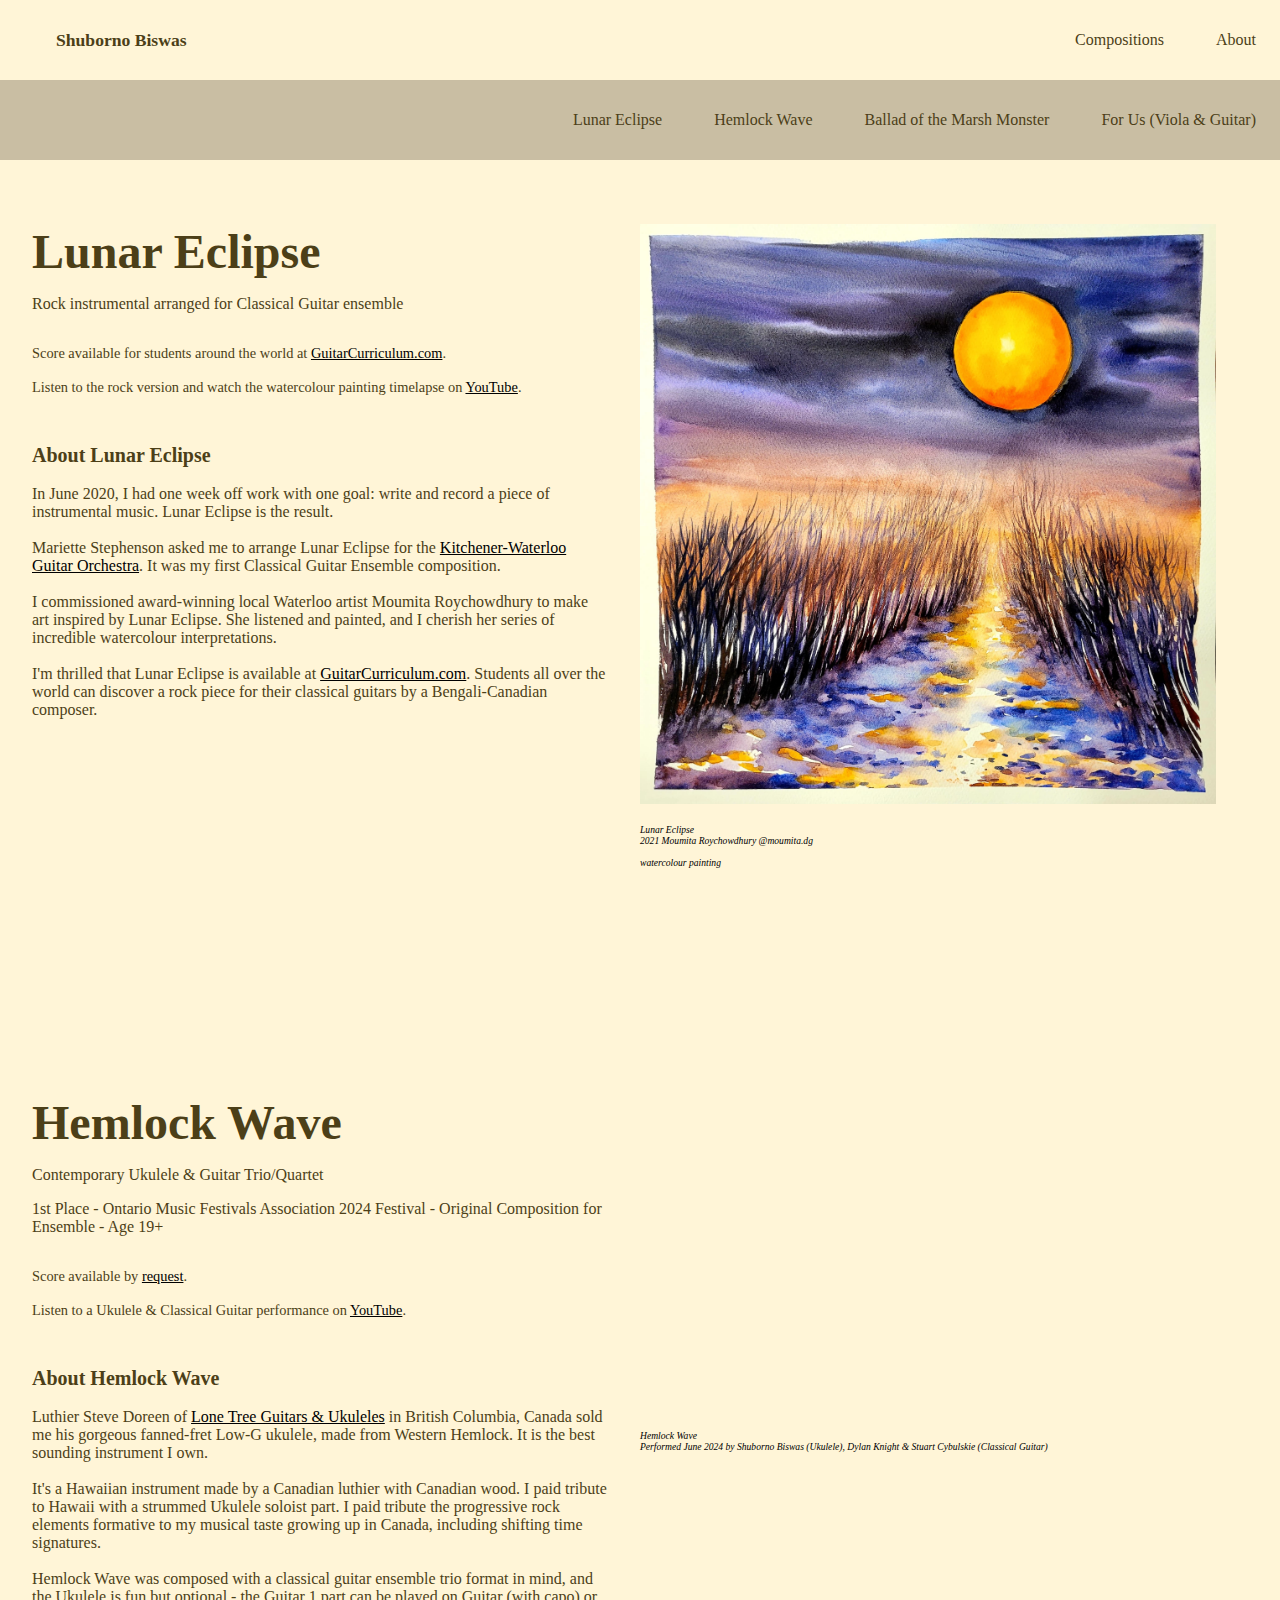
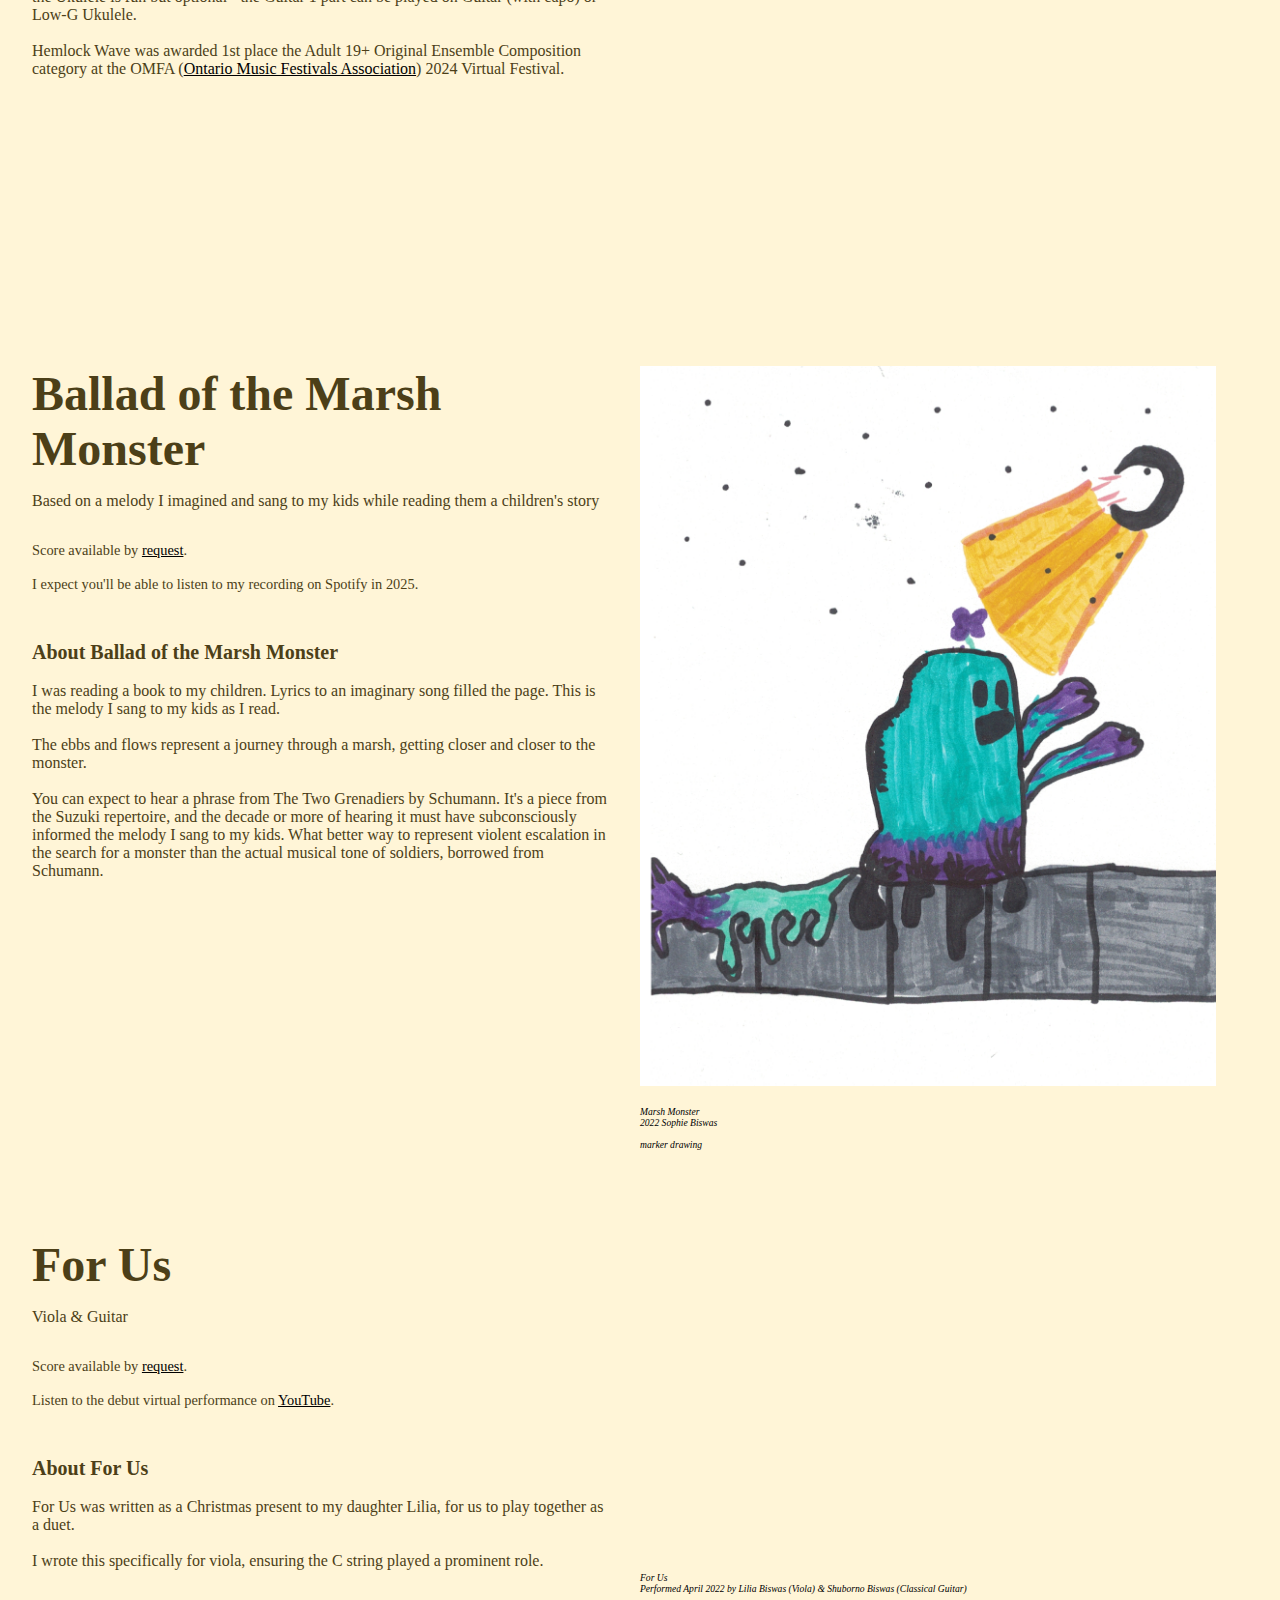
<file: compositions.html>
<!DOCTYPE html>
<html lang="en">
    <head>
        <meta charset="UTF-8" />
        <meta name="viewport" content="width=device-width, initial-scale=1.0" />
        <title>Shuborno Biswas - Compositions</title>
        <link rel="stylesheet" href="./style.css" />
    </head>
    <body>
        <nav class="nav-items">
            <div class="logo"><a href="./index.html">Shuborno Biswas</a></div>
            <div class="nav-items">
                <a href="./compositions.html">Compositions</a>
                <a href="./about.html">About</a>
            </div>
        </nav>
        <nav class="nav-sub-items">
            <div></div>
            <div class="nav-sub-items">
                <a href="#lunar_eclipse">Lunar Eclipse</a>
                <a href="#hemlock_wave">Hemlock Wave</a>
                <a href="#ballad_of_the_marsh_monster">Ballad of the Marsh Monster</a>
                <a href="#for_us">For Us (Viola & Guitar)</a>
            </div>
        </nav>
        <section class="compositions-main">
            
            <div class="composition-container" id="lunar_eclipse">
                <div class="composition-column-left">
                    <h1>Lunar Eclipse</h1>
                    <p class="composition-description">Rock instrumental arranged for Classical Guitar ensemble</p>
                    <div class="composition-access">
                        Score available for students around the world at  <a href="https://www.guitarcurriculum.com">GuitarCurriculum.com</a>.
                        <br/><br/>
                        Listen to the rock version and watch the watercolour painting timelapse on  <a href="https://youtu.be/FqfRGaOE6Xo?si=TNj0nBhP68dJSczX">YouTube</a>.
                    </div>
                    <div class="composition-details">
                        <h2>About Lunar Eclipse</h2>
                        <br/>
                        <p>
                            In June 2020, I had one week off work with one goal: write and record a piece of instrumental music. Lunar Eclipse is the result.
                        </p>
                        <br/>
                        <p>
                            Mariette Stephenson asked me to arrange Lunar Eclipse for the <a href="https://www.facebook.com/p/Kitchener-Waterloo-Guitar-Orchestra-100063293584053/">Kitchener-Waterloo Guitar Orchestra</a>. It was my first Classical Guitar Ensemble composition.
                        </p>
                        <br/>
                        <p>
                            I commissioned award-winning local Waterloo artist Moumita Roychowdhury to make art inspired by Lunar Eclipse. She listened and painted, and I cherish her series of incredible watercolour interpretations.
                        </p>
                        <br/>
                        <p>
                            I'm thrilled that Lunar Eclipse is available at <a href="https://guitarcurriculum.com">GuitarCurriculum.com</a>. Students all over the world can discover a rock piece for their classical guitars by a Bengali-Canadian composer.
                        </p>
                    </div>
                </div>
                <div class="composition-column-right">
                    <img
                        src="./art-lunareclipse.jpg"
                        alt="Lunar Eclipse - watercolour painting by Moumita Roychowdhury"
                        class="composition-art"
                    />
                    <br/>
                    <div class="art-label">
                        Lunar Eclipse<br/>
                        2021 Moumita Roychowdhury @moumita.dg<br/>
                        <br/>
                        watercolour painting
                    </div>
                </div>
            </div>

            <div class="composition-container" id="hemlock_wave">
                <div class="composition-column-left">
                    <h1>Hemlock Wave</h1>
                    <p class="composition-description">Contemporary Ukulele & Guitar Trio/Quartet</p>
                    <p class="composition-description">1st Place - Ontario Music Festivals Association 2024 Festival - Original Composition for Ensemble - Age 19+</p>
                    <div class="composition-access">
                        Score available by <a href="mailto:shuborno@hotmail.com">request</a>.
                        <br/><br/>
                        Listen to a Ukulele & Classical Guitar performance on <a href="https://youtu.be/HBWDr-OIWxA?si=LJHfZlzXsGNs2rRV">YouTube</a>.
                    </div>
                    <div class="composition-details">
                        <h2>About Hemlock Wave</h2>
                        <br/>
                        <p>
                            Luthier Steve Doreen of <a href="http://lonetreeguitars.com/">Lone Tree Guitars & Ukuleles</a> in British Columbia, Canada sold me his gorgeous fanned-fret Low-G ukulele, made from Western Hemlock. It is the best sounding instrument I own.
                        </p>
                        <br/>
                        <p>
                            It's a Hawaiian instrument made by a Canadian luthier with Canadian wood. I paid tribute to Hawaii with a strummed Ukulele soloist part. I paid tribute the progressive rock elements formative to my musical taste growing up in Canada, including shifting time signatures.
                        </p>
                        <br/>
                        <p>
                            Hemlock Wave was composed with a classical guitar ensemble trio format in mind, and the Ukulele is fun but optional - the Guitar 1 part can be played on Guitar (with capo) or Low-G Ukulele.
                        </p>
                        <br/>
                        <p>
                            Hemlock Wave was awarded 1st place the Adult 19+ Original Ensemble Composition category at the OMFA (<a href="https://omfa.ca/">Ontario Music Festivals Association</a>) 2024 Virtual Festival.
                        </p>
                    </div>
                </div>
                <div class="composition-column-right">
                    <iframe width="90%" height="315" src="https://www.youtube.com/embed/HBWDr-OIWxA?si=PXMIwu76lPxeNVPE" title="YouTube video player" frameborder="0" allow="accelerometer; autoplay; clipboard-write; encrypted-media; gyroscope; picture-in-picture; web-share" referrerpolicy="strict-origin-when-cross-origin" allowfullscreen></iframe>
                    <div class="art-label">
                        Hemlock Wave<br/>
                        Performed June 2024 by Shuborno Biswas (Ukulele), Dylan Knight & Stuart Cybulskie (Classical Guitar)
                    </div>
                </div>
            </div>

            <div class="composition-container" id="ballad_of_the_marsh_monster">
                <div class="composition-column-left">
                    <h1>Ballad of the Marsh Monster</h1>
                    <p class="composition-description">Based on a melody I imagined and sang to my kids while reading them a children's story</p>
                    <div class="composition-access">
                        Score available by <a href="mailto:shuborno@hotmail.com">request</a>.
                        <br/><br/>
                        I expect you'll be able to listen to my recording on Spotify in 2025.
                    </div>
                    <div class="composition-details">
                        <h2>About Ballad of the Marsh Monster</h2>
                        <br/>
                        <p>
                            I was reading a book to my children. Lyrics to an imaginary song filled the page. This is the melody I sang to my kids as I read.
                        </p>
                        <br/>
                        <p>
                            The ebbs and flows represent a journey through a marsh, getting closer and closer to the monster.
                        </p>
                        <br/>
                        <p>
                            You can expect to hear a phrase from The Two Grenadiers by Schumann. It's a piece from the Suzuki repertoire, and the decade or more of hearing it must have subconsciously informed the melody I sang to my kids. What better way to represent violent escalation in the search for a monster than the actual musical tone of soldiers, borrowed from Schumann.
                        </p>
                    </div>
                </div>
                <div class="composition-column-right">
                <img
                    src="./art-marshmonster.png"
                    alt="Marsh Monster - marker drawing by Sophie Biswas"
                    class="composition-art"
                />
                <br/>
                <div class="art-label">
                    Marsh Monster<br/>
                    2022 Sophie Biswas<br/>
                    <br/>
                    marker drawing
                </div>
                </div>
            </div>

            <div class="composition-container" id="for_us">
                <div class="composition-column-left">
                    <h1>For Us</h1>
                    <p class="composition-description">Viola & Guitar</p>
                    <div class="composition-access">
                        Score available by <a href="mailto:shuborno@hotmail.com">request</a>.
                        <br/><br/>
                        Listen to the debut virtual performance on <a href="https://youtu.be/5ldeElngwis?si=arilYsOkfSVPVNTR">YouTube</a>.
                    </div>
                    <div class="composition-details">
                        <h2>About For Us</h2>
                        <br/>
                        <p>
                            For Us was written as a Christmas present to my daughter Lilia, for us to play together as a duet.
                        </p>
                        <br/>
                        <p>
                            I wrote this specifically for viola, ensuring the C string played a prominent role.
                        </p>
                    </div>
                </div>
                <div class="composition-column-right">
                    <iframe width="560" height="315" src="https://www.youtube.com/embed/5ldeElngwis?si=UhcQRnc4vy3gkZBG" title="YouTube video player" frameborder="0" allow="accelerometer; autoplay; clipboard-write; encrypted-media; gyroscope; picture-in-picture; web-share" referrerpolicy="strict-origin-when-cross-origin" allowfullscreen></iframe>
                    <div class="art-label">
                        For Us<br/>
                        Performed April 2022 by Lilia Biswas (Viola) & Shuborno Biswas (Classical Guitar)
                    </div>
                </div>
            </div>
        </section>
    </body>
</html>
</file>
<file: style.css>
* {
    box-sizing: border-box;
    margin: 0;
    padding: 0;
    font-family:Georgia, 'Times New Roman', Times, serif;

    --main-background-color: #fff5d7;
    /*--main-background-color: #f1e9d2;*/
    --main-text-color: #4c3f18;
    --main-text-hover-color: #e5d6ac; 
}

nav {
    height: 80px;
    background: var(--main-background-color);
    display: flex;
    justify-content: space-between;
    align-items: center;
    padding: 0rem calc((100vw - 1300px)) / 2);
}

.logo {
    color: var(--main-text-color);
    font-size: 1.1rem;
    font-weight: bold;
    padding: 0 2rem;
}

nav a {
    text-decoration: none;
    color: var(--main-text-color);
    padding: 0 1.5rem;
}

nav a:hover {
    color: var(--main-text-hover-color);
}

nav.nav-sub-items {
    background: #c9bea3;
}

.hero {
    background: var(--main-background-color);
}

.hero-container {
    display: grid;
    grid-template-columns: 1fr 1fr;
    height: 95vh;
    padding: 3rem calc((100vw - 1300px)) / 2);
}



.column-left {
    display: flex;
    flex-direction: column;
    justify-content: center;
    align-items: flex-start;
    color: var(--main-text-color);
    padding: 0rem 2rem;
}

.column-left h1 {
    margin-bottom: 1rem;
    font-size: 3rem;
}

.column-left p {
    margin-bottom: 2rem;
    font-size: 1.5rem;
    line-height: 1.5;
}

.browse-button {
    padding: 1rem 3rem;
    font-size: 1rem;
    text-decoration: none;
    border: none;
    color: var(--main-background-color);
    background: var(--main-text-color); 
    cursor: pointer;
    border-radius: 50px;
    margin-bottom: 3rem;
}

.browse-button:hover {
    text-decoration: none;
    background: var(--main-text-hover-color);
    color: var(--main-text-color);
}

.column-right {
    display: flex;
    justify-content: center;
    align-items: center;
    padding: 0rem 2rem;
}


.hero-image {
    width: 90%;
}

.composition-art {
    width: 90%;
}

.compositions-main {
    padding-top: 3rem;
    background: var(--main-background-color);
}

.composition-container {
    display: grid;
    grid-template-columns: 1fr 1fr;
    height: 95vh;
    padding: 3rem calc((100vw - 1300px)) / 2);
    margin-top: 1rem;
}

.composition-column-left {
    display: flex;
    flex-direction: column;
    align-items: flex-start;
    color: var(--main-text-color);
    padding: 0rem 2rem;
    background: var(--main-background-color);
}

.composition-column-left h1 {
    margin-bottom: 1rem;
    font-size: 3rem;
}

.composition-description {
    font-size: 1rem;
    margin-bottom: 1rem;
}

.composition-access {
    margin-top: 1rem;
    font-size: 0.9rem;
}

.composition-access a {
    color: black;
}

.composition-container h2 {
    font-weight: bold;
    font-size: 1.25rem;
}

.composition-details {
    margin-top: 3rem;
    font-size: 1rem;
}

.composition-details a {
    color: black;
}

.composition-details p {
    display: block;
}

.composition-column-right {
    display: space-between;
    justify-content: center;
    align-items: center;
    padding: -1rem 2rem;
}

.art-label {
    margin-top: 1rem;
    font-size: 0.6rem;
    font-style:italic;
    color: black;
    display: block;
}

.composer-column-left {
    display: flex;
    flex-direction: column;
    justify-content: center;
    align-items: flex-start;
    color: var(--main-text-color);
    padding: 0rem 2rem;
}

.composer-column-left h2 {
    margin-bottom: 1rem;
    font-size: 1.5rem;
}

.composer-column-left p {
    margin-bottom: 2rem;
    font-size: 1rem;
    line-height: 1.5;
}


@media screen and (max-width: 768px) {
    .hero-container {
        grid-template-columns: 1fr;
    }

    .composition-container {
        grid-template-columns: 1fr;
    }
}
</file>
